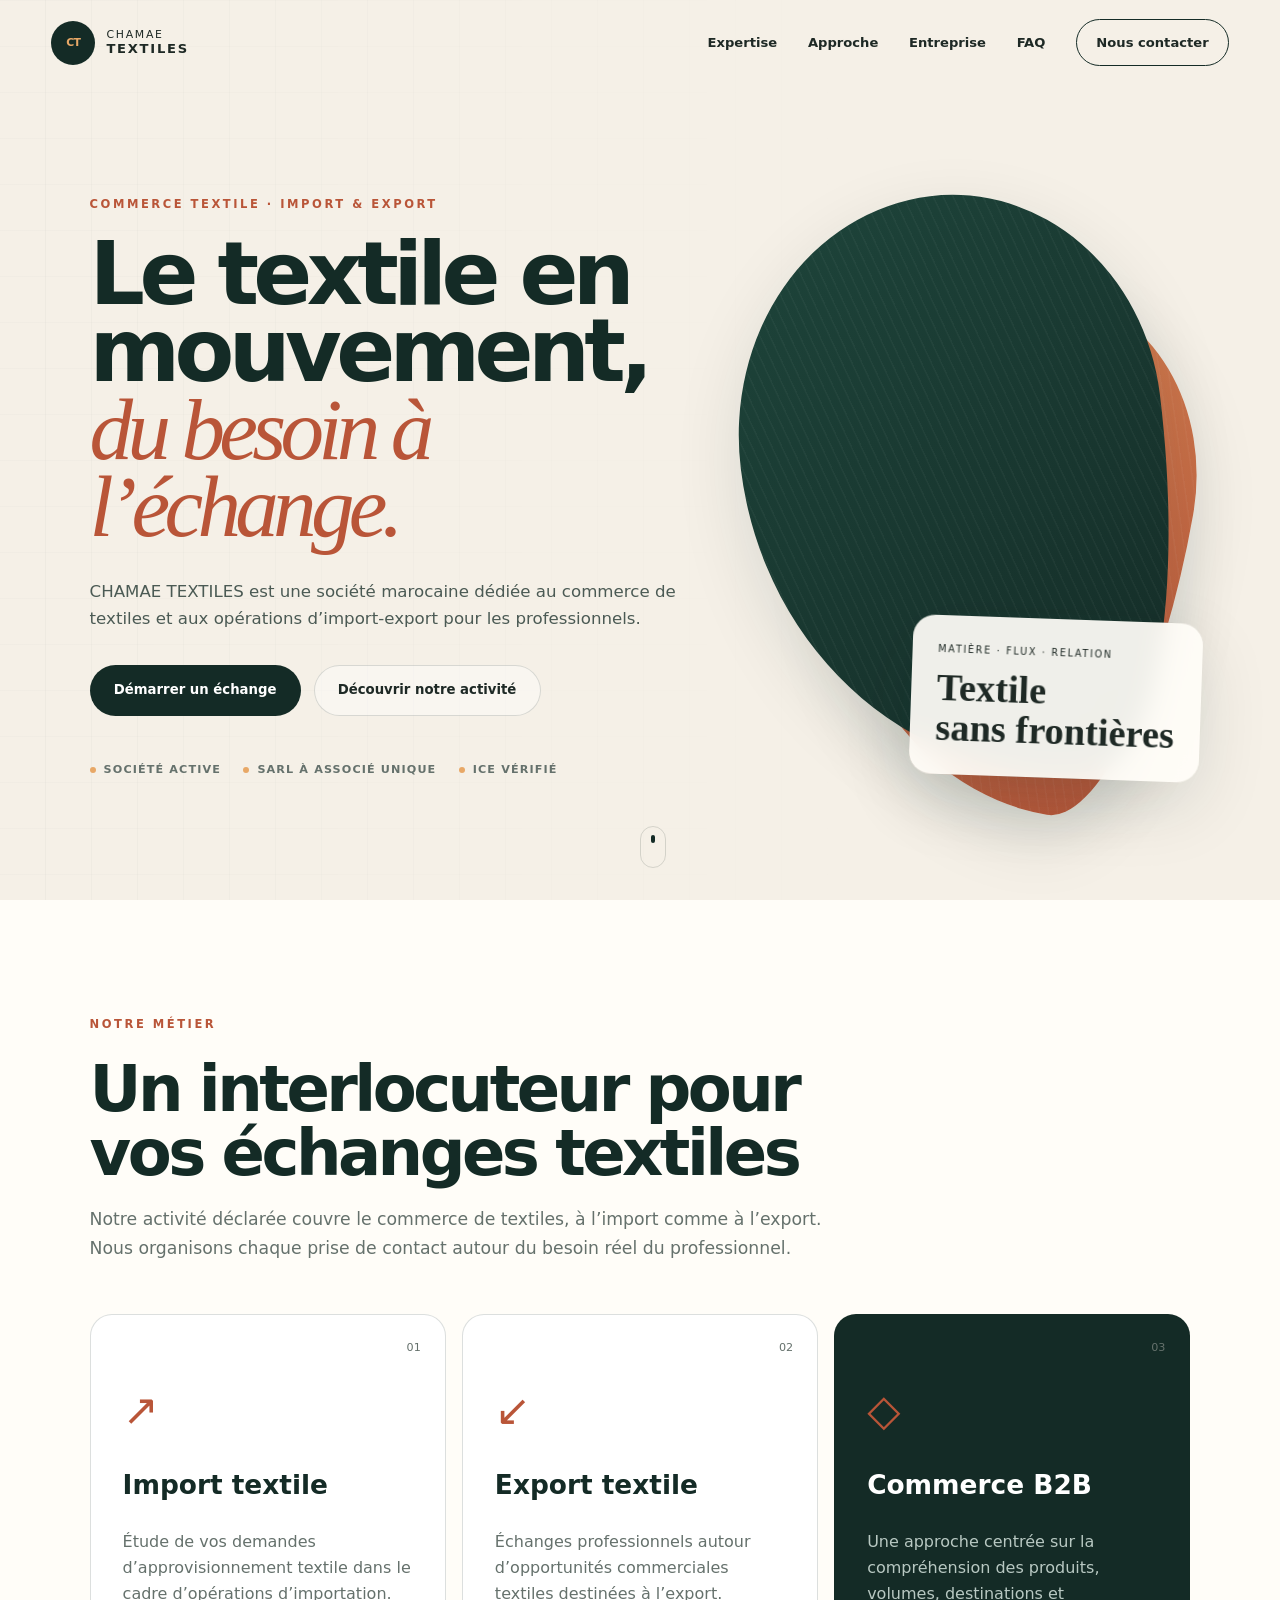
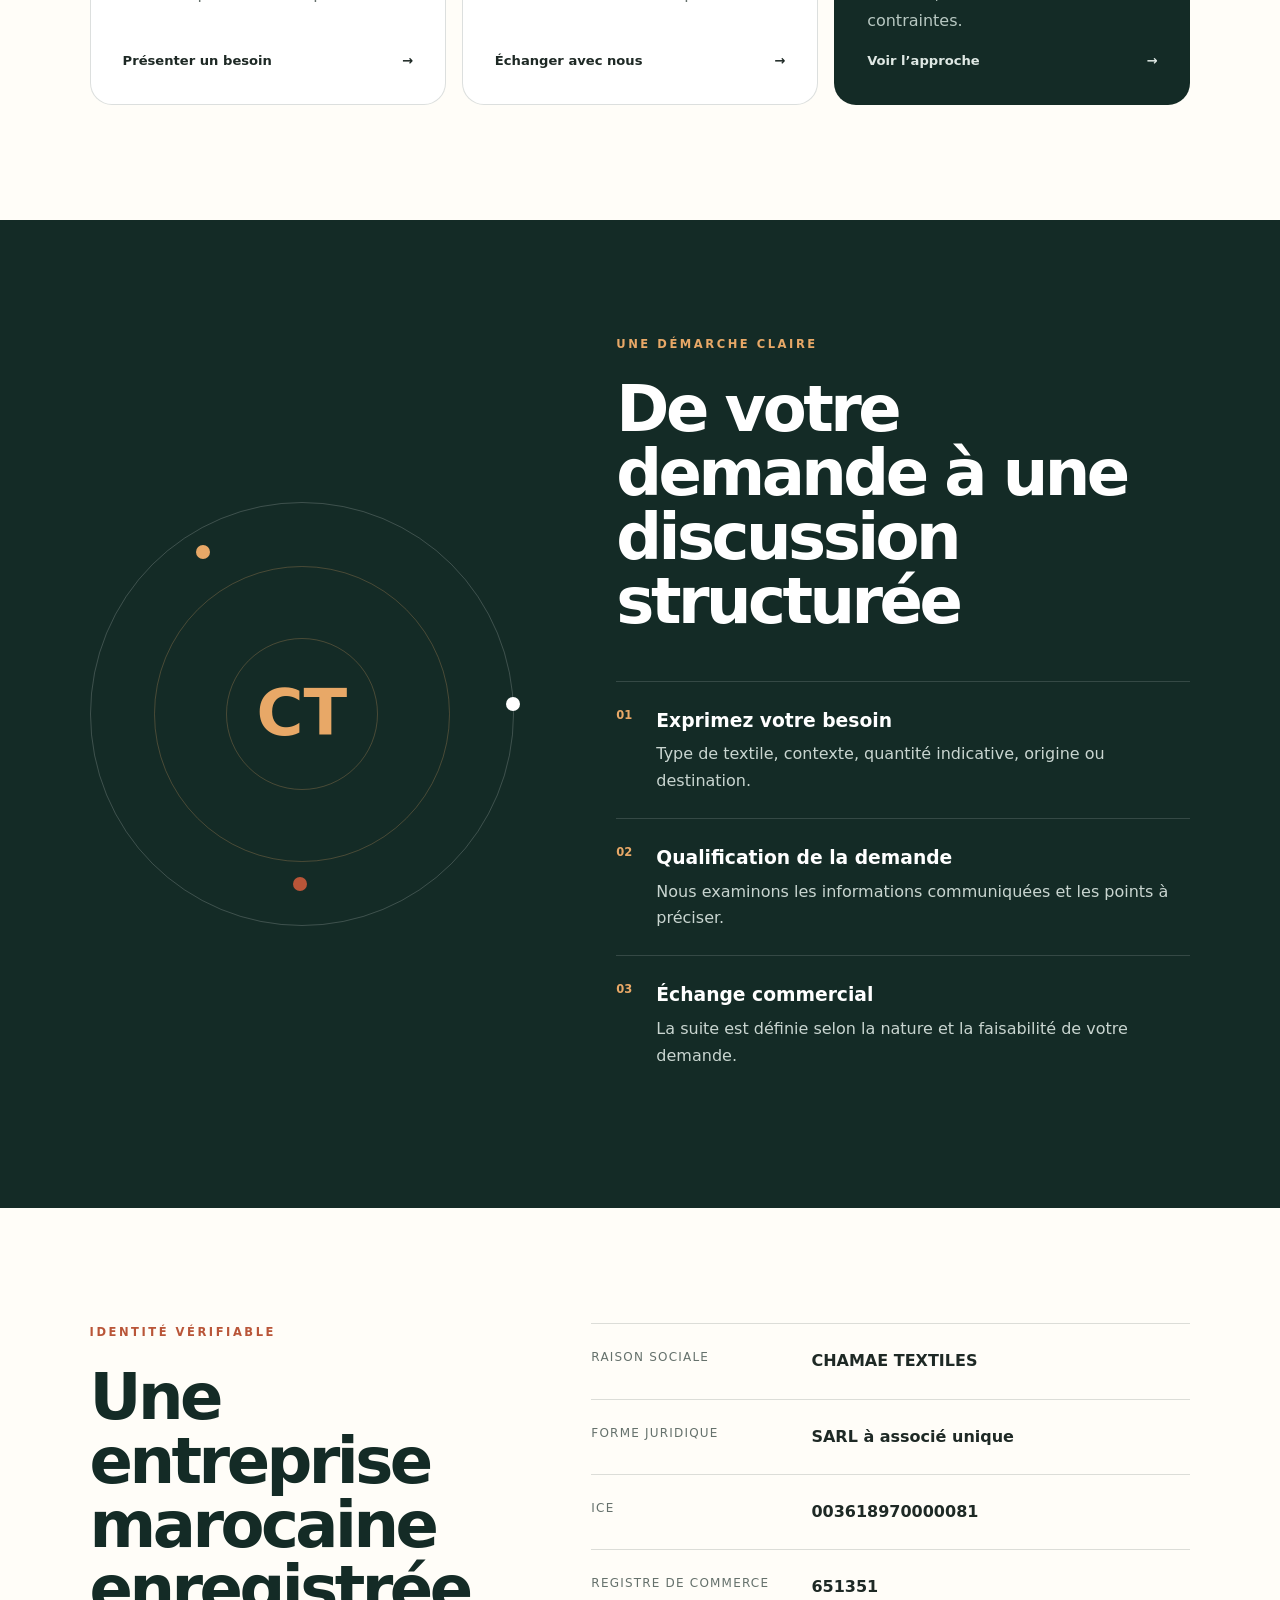
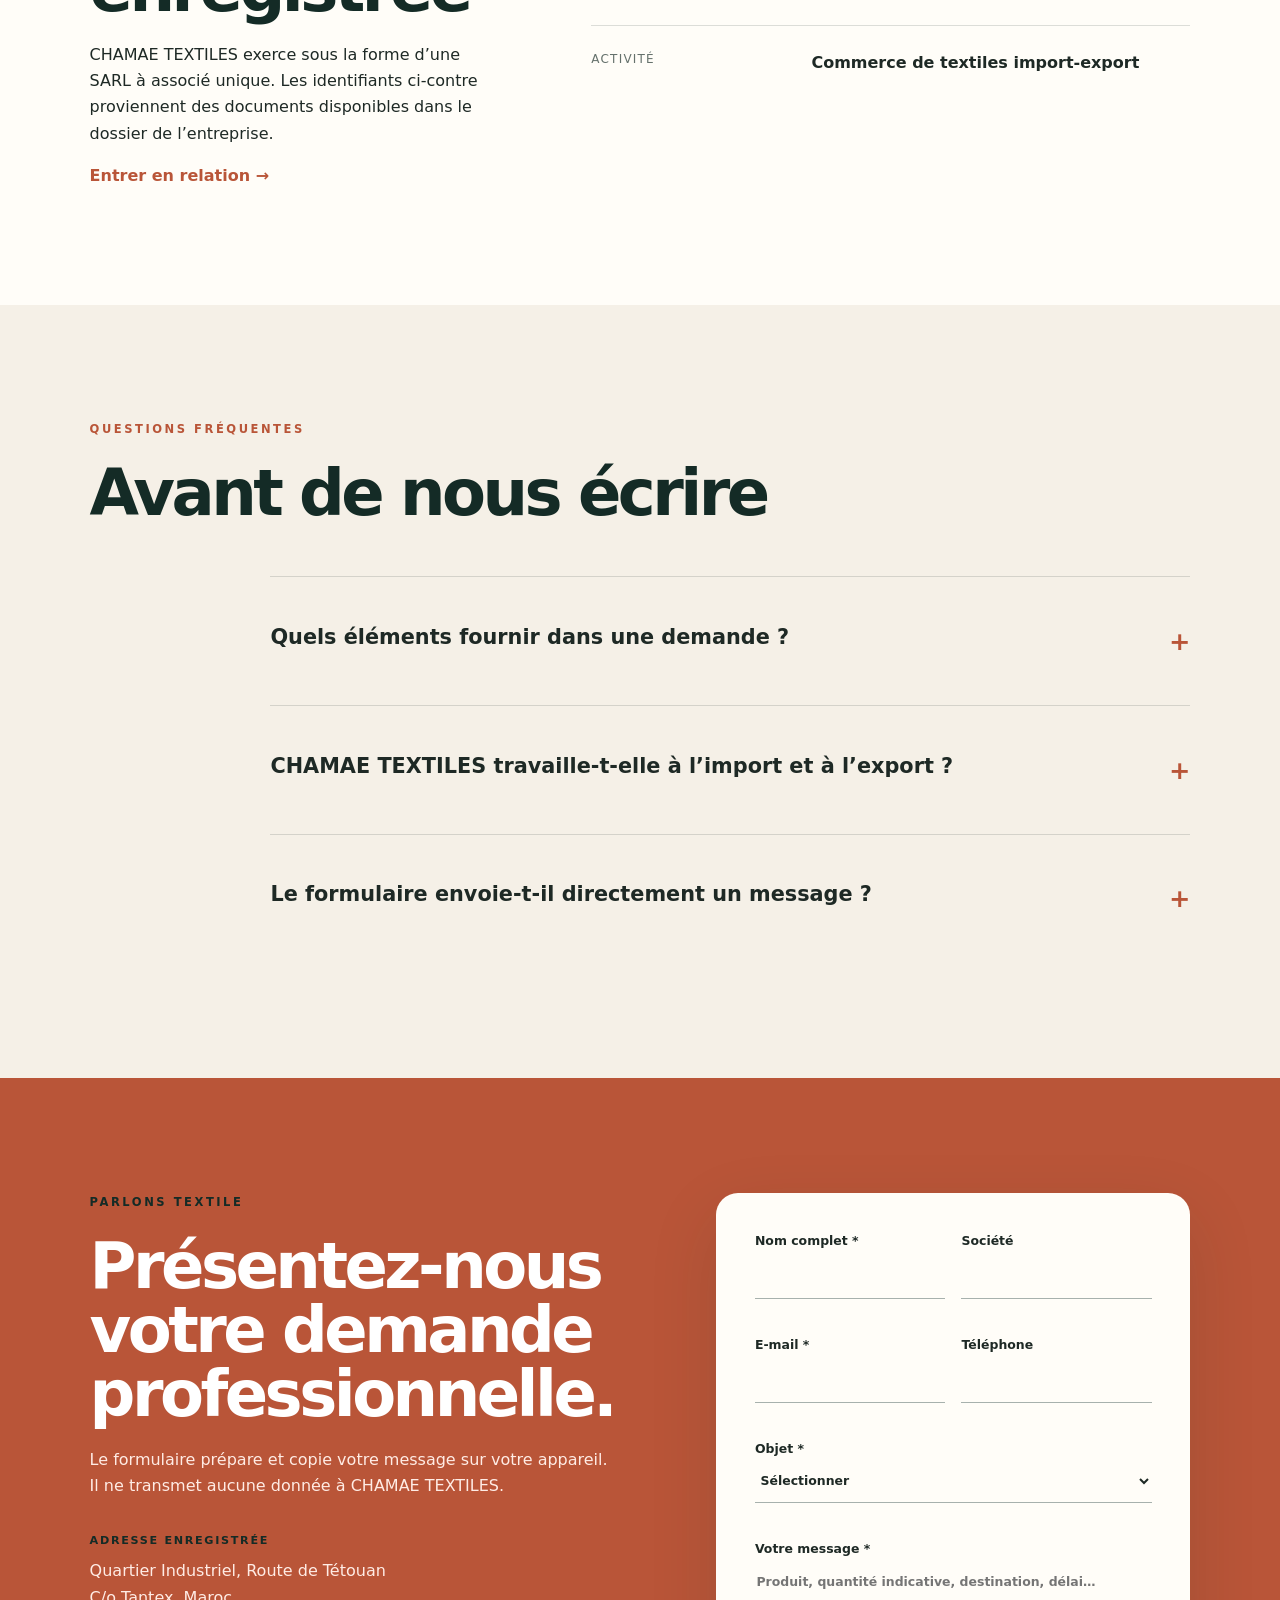
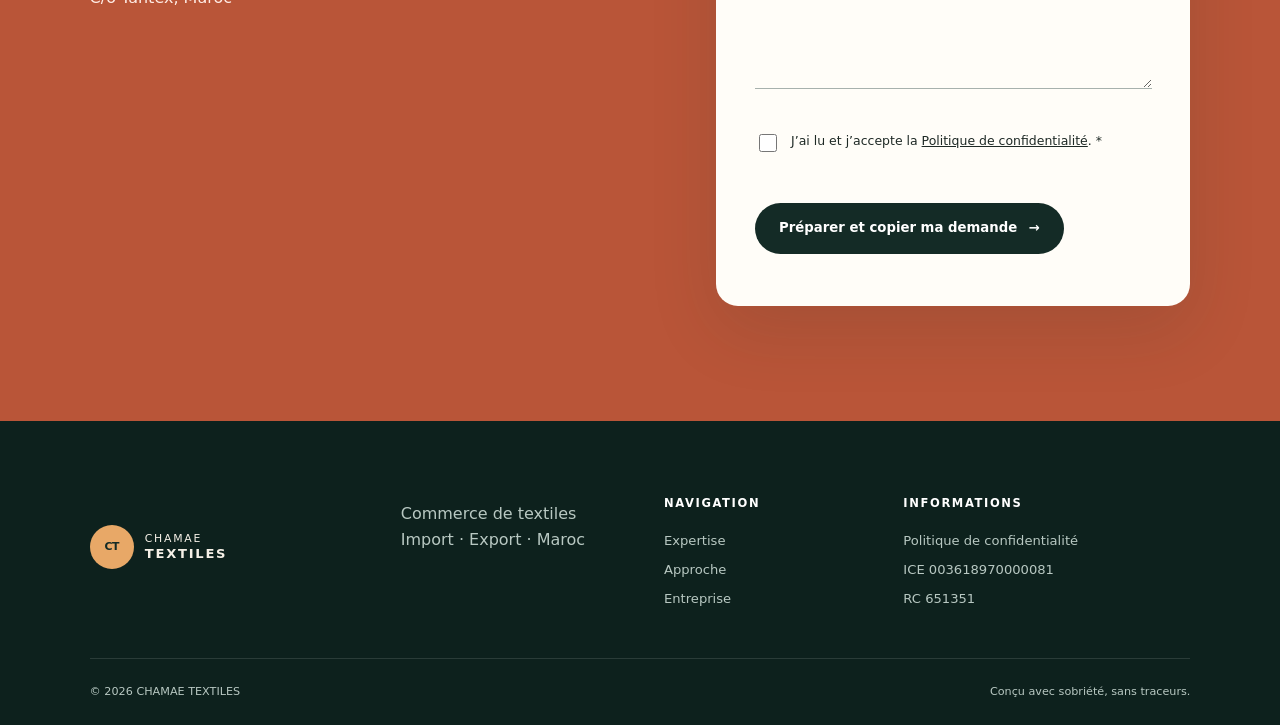
<file: index.html>
<!doctype html>
<html lang="fr">
<head>
  <meta charset="utf-8"><meta name="viewport" content="width=device-width,initial-scale=1">
  <title>CHAMAE TEXTILES — Commerce textile import-export au Maroc</title>
  <meta name="description" content="CHAMAE TEXTILES accompagne les professionnels dans leurs besoins en commerce de textiles et opérations d’import-export au Maroc.">
  <meta name="theme-color" content="#142b26"><meta property="og:title" content="CHAMAE TEXTILES"><meta property="og:description" content="Commerce de textiles import-export au Maroc."><meta name="google-site-verification" content="xOjFBYAq0ZNnnOADGIGwIMMMfaFQW30T2Jinxqacn88" /><meta property="og:type" content="website"><meta property="og:image" content="assets/images/og-placeholder.svg">
  <link rel="icon" href="assets/images/favicon.svg" type="image/svg+xml"><link rel="stylesheet" href="assets/css/style.css"><link rel="stylesheet" href="assets/css/animations.css"><link rel="stylesheet" href="assets/css/responsive.css">
  <script type="application/ld+json">{"@context":"https://schema.org","@type":"Organization","name":"CHAMAE TEXTILES","address":{"@type":"PostalAddress","streetAddress":"Quartier Industriel, Route de Tétouan, C/o Tantex","addressCountry":"MA"},"identifier":["ICE 003618970000081","RC 651351"]}</script>
</head>
<body>
  <a class="skip-link" href="#main">Aller au contenu</a><div class="loader" aria-hidden="true"><span>CT</span></div>
  <header class="site-header" id="header"><a class="brand" href="index.html" aria-label="CHAMAE TEXTILES, accueil"><span class="brand-mark">CT</span><span>CHAMAE<br><b>TEXTILES</b></span></a><button class="menu-toggle" aria-expanded="false" aria-controls="nav"><span></span><span></span><span></span><span class="sr-only">Menu</span></button><nav id="nav" aria-label="Navigation principale"><a href="#expertise">Expertise</a><a href="#approche">Approche</a><a href="#entreprise">Entreprise</a><a href="#faq">FAQ</a><a class="nav-cta" href="#contact">Nous contacter</a><a class="mobile-legal" href="privacy-policy.html">Confidentialité</a></nav></header>
  <main id="main">
    <section class="hero" aria-labelledby="hero-title"><div class="weave" aria-hidden="true"></div><div class="hero-copy"><p class="eyebrow reveal">Commerce textile · Import & export</p><h1 id="hero-title" class="title-reveal">Le textile en mouvement, <em>du besoin à l’échange.</em></h1><p class="lead reveal">CHAMAE TEXTILES est une société marocaine dédiée au commerce de textiles et aux opérations d’import-export pour les professionnels.</p><div class="hero-actions reveal"><a class="btn primary magnetic" href="#contact">Démarrer un échange</a><a class="btn ghost" href="#expertise">Découvrir notre activité</a></div><div class="trust-line reveal"><span>Société active</span><span>SARL à associé unique</span><span>ICE vérifié</span></div></div><div class="hero-art" aria-hidden="true"><div class="fabric fabric-a"></div><div class="fabric fabric-b"></div><div class="fabric-card"><small>MATIÈRE · FLUX · RELATION</small><strong>Textile<br>sans frontières</strong></div></div><a class="scroll-cue" href="#expertise" aria-label="Faire défiler vers l’expertise"><span></span></a></section>
    <section class="section intro" id="expertise"><div class="section-head reveal"><p class="eyebrow">Notre métier</p><h2>Un interlocuteur pour vos échanges textiles</h2><p>Notre activité déclarée couvre le commerce de textiles, à l’import comme à l’export. Nous organisons chaque prise de contact autour du besoin réel du professionnel.</p></div><div class="cards"><article class="service-card reveal"><span class="card-no">01</span><div class="icon" aria-hidden="true">↗</div><h3>Import textile</h3><p>Étude de vos demandes d’approvisionnement textile dans le cadre d’opérations d’importation.</p><a href="#contact">Présenter un besoin <span>→</span></a></article><article class="service-card reveal"><span class="card-no">02</span><div class="icon" aria-hidden="true">↙</div><h3>Export textile</h3><p>Échanges professionnels autour d’opportunités commerciales textiles destinées à l’export.</p><a href="#contact">Échanger avec nous <span>→</span></a></article><article class="service-card dark reveal"><span class="card-no">03</span><div class="icon" aria-hidden="true">◇</div><h3>Commerce B2B</h3><p>Une approche centrée sur la compréhension des produits, volumes, destinations et contraintes.</p><a href="#approche">Voir l’approche <span>→</span></a></article></div></section>
    <section class="section process" id="approche"><div class="process-visual reveal"><div class="thread-orbit"><span></span><span></span><span></span><b>CT</b></div></div><div class="process-copy"><p class="eyebrow reveal">Une démarche claire</p><h2 class="reveal">De votre demande à une discussion structurée</h2><ol><li class="reveal"><b>01</b><div><h3>Exprimez votre besoin</h3><p>Type de textile, contexte, quantité indicative, origine ou destination.</p></div></li><li class="reveal"><b>02</b><div><h3>Qualification de la demande</h3><p>Nous examinons les informations communiquées et les points à préciser.</p></div></li><li class="reveal"><b>03</b><div><h3>Échange commercial</h3><p>La suite est définie selon la nature et la faisabilité de votre demande.</p></div></li></ol></div></section>
    <section class="section identity" id="entreprise"><div class="identity-copy reveal"><p class="eyebrow">Identité vérifiable</p><h2>Une entreprise marocaine enregistrée</h2><p>CHAMAE TEXTILES exerce sous la forme d’une SARL à associé unique. Les identifiants ci-contre proviennent des documents disponibles dans le dossier de l’entreprise.</p><a class="text-link" href="#contact">Entrer en relation →</a></div><dl class="facts reveal"><div><dt>Raison sociale</dt><dd>CHAMAE TEXTILES</dd></div><div><dt>Forme juridique</dt><dd>SARL à associé unique</dd></div><div><dt>ICE</dt><dd>003618970000081</dd></div><div><dt>Registre de commerce</dt><dd>651351</dd></div><div><dt>Activité</dt><dd>Commerce de textiles import-export</dd></div></dl></section>
    <section class="section faq" id="faq"><div class="section-head reveal"><p class="eyebrow">Questions fréquentes</p><h2>Avant de nous écrire</h2></div><div class="accordion"><article class="reveal"><h3><button aria-expanded="false"><span>Quels éléments fournir dans une demande ?</span><i>+</i></button></h3><div class="answer"><p>Décrivez le type de textile recherché, l’usage, la quantité indicative, la provenance ou destination et vos contraintes principales.</p></div></article><article class="reveal"><h3><button aria-expanded="false"><span>CHAMAE TEXTILES travaille-t-elle à l’import et à l’export ?</span><i>+</i></button></h3><div class="answer"><p>Oui. L’activité officielle de la société est le commerce de textiles import-export.</p></div></article><article class="reveal"><h3><button aria-expanded="false"><span>Le formulaire envoie-t-il directement un message ?</span><i>+</i></button></h3><div class="answer"><p>Non. Aucun serveur de messagerie n’est configuré. Après validation, vous pourrez copier votre demande afin de la transmettre par le canal commercial qui vous sera communiqué.</p></div></article></div></section>
    <section class="section contact" id="contact"><div class="contact-copy reveal"><p class="eyebrow">Parlons textile</p><h2>Présentez-nous votre demande professionnelle.</h2><p>Le formulaire prépare et copie votre message sur votre appareil. Il ne transmet aucune donnée à CHAMAE TEXTILES.</p><address><span>Adresse enregistrée</span>Quartier Industriel, Route de Tétouan<br>C/o Tantex, Maroc</address></div><form id="contact-form" novalidate class="reveal"><div class="form-row"><label>Nom complet *<input name="name" autocomplete="name" required minlength="2"><small class="error"></small></label><label>Société<input name="company" autocomplete="organization"></label></div><div class="form-row"><label>E-mail *<input type="email" name="email" autocomplete="email" required><small class="error"></small></label><label>Téléphone<input type="tel" name="phone" autocomplete="tel" pattern="[+0-9 ()-]{7,20}"><small class="error"></small></label></div><label>Objet *<select name="subject" required><option value="">Sélectionner</option><option>Demande import textile</option><option>Demande export textile</option><option>Proposition commerciale</option><option>Autre demande</option></select><small class="error"></small></label><label>Votre message *<textarea name="message" rows="5" required minlength="20" placeholder="Produit, quantité indicative, destination, délai…"></textarea><small class="error"></small></label><label class="consent"><input type="checkbox" name="consent" required><span>J’ai lu et j’accepte la <a href="privacy-policy.html">Politique de confidentialité</a>. *</span><small class="error"></small></label><button class="btn primary" type="submit">Préparer et copier ma demande <span>→</span></button><p id="form-status" role="status" aria-live="polite"></p></form></section>
  </main>
  <footer><div class="footer-main"><a class="brand light" href="index.html"><span class="brand-mark">CT</span><span>CHAMAE<br><b>TEXTILES</b></span></a><p>Commerce de textiles<br>Import · Export · Maroc</p><div><h2>Navigation</h2><a href="#expertise">Expertise</a><a href="#approche">Approche</a><a href="#entreprise">Entreprise</a></div><div><h2>Informations</h2><a href="privacy-policy.html">Politique de confidentialité</a><span>ICE 003618970000081</span><span>RC 651351</span></div></div><div class="footer-bottom"><span>© <span data-year></span> CHAMAE TEXTILES</span><span>Conçu avec sobriété, sans traceurs.</span></div></footer><button class="back-top" aria-label="Retour en haut">↑</button>
  <script src="assets/js/main.js" defer></script><script src="assets/js/animations.js" defer></script>
</body></html>
</file>
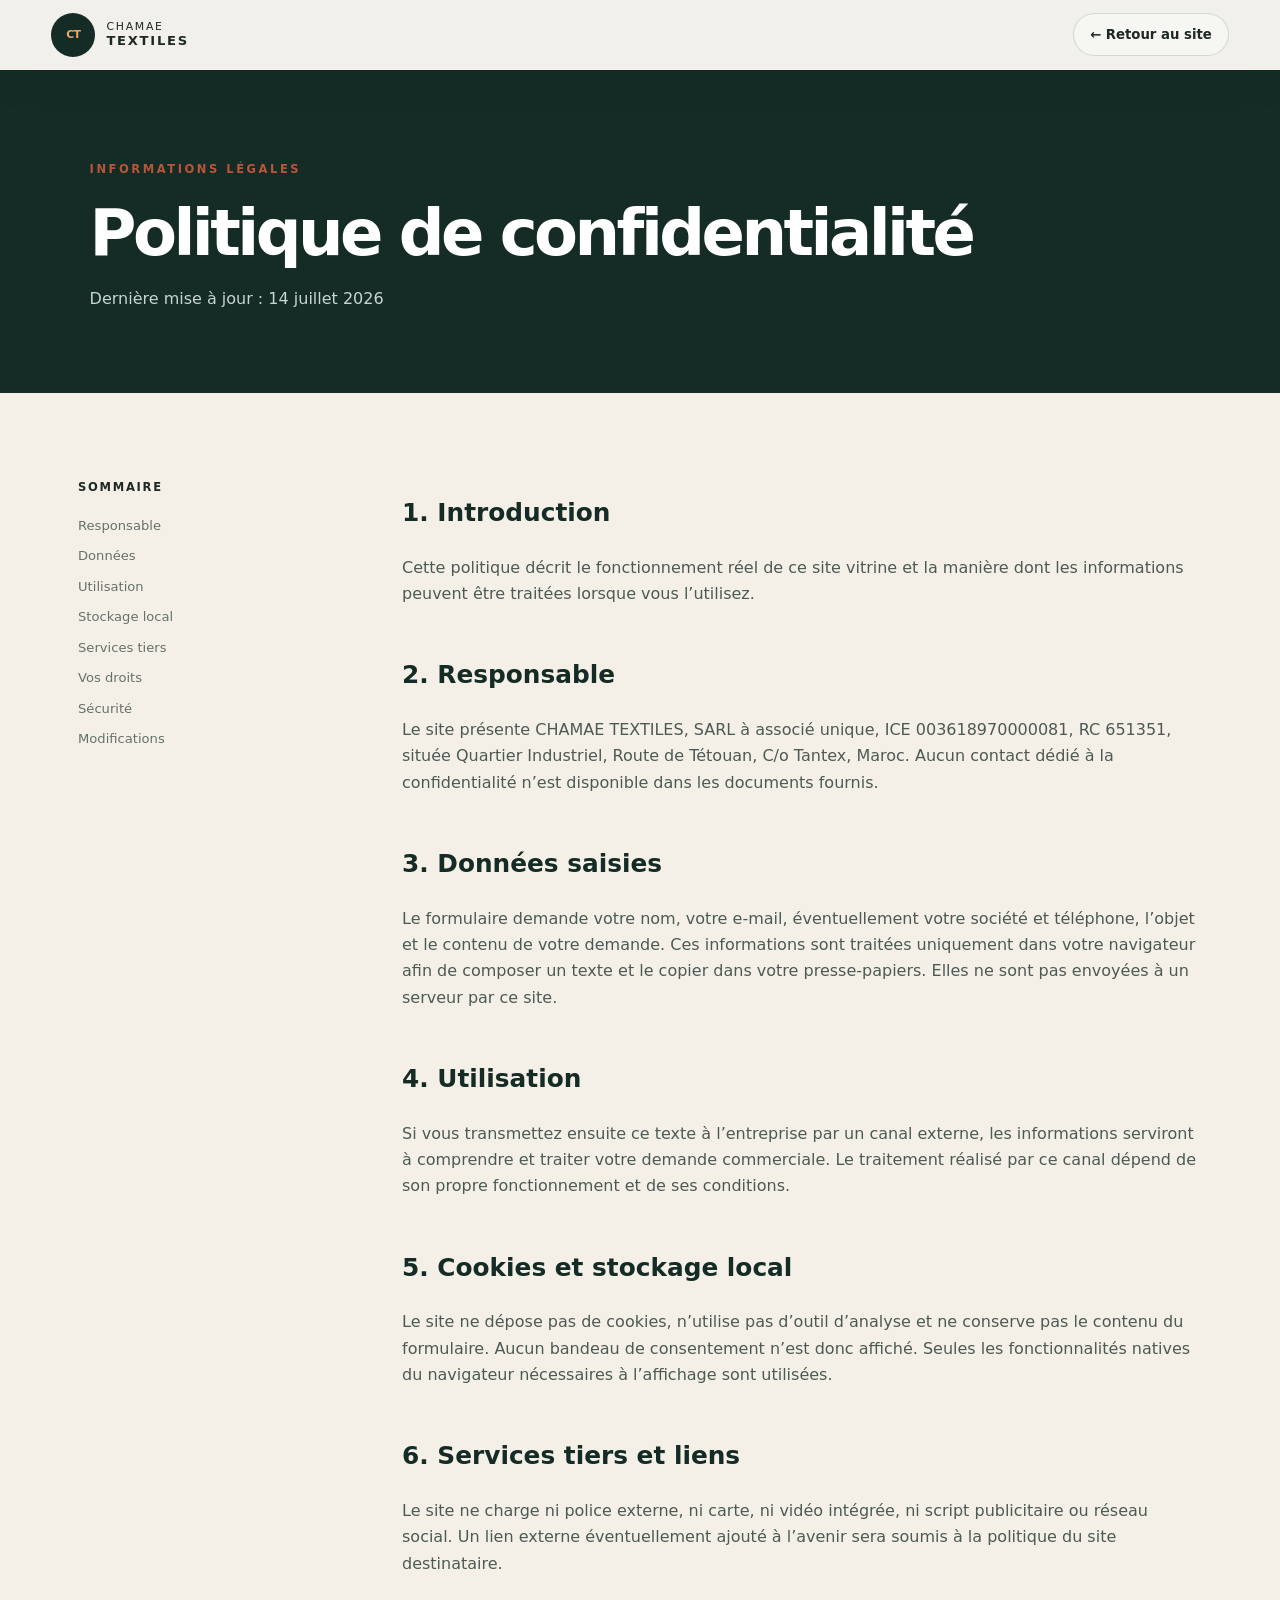
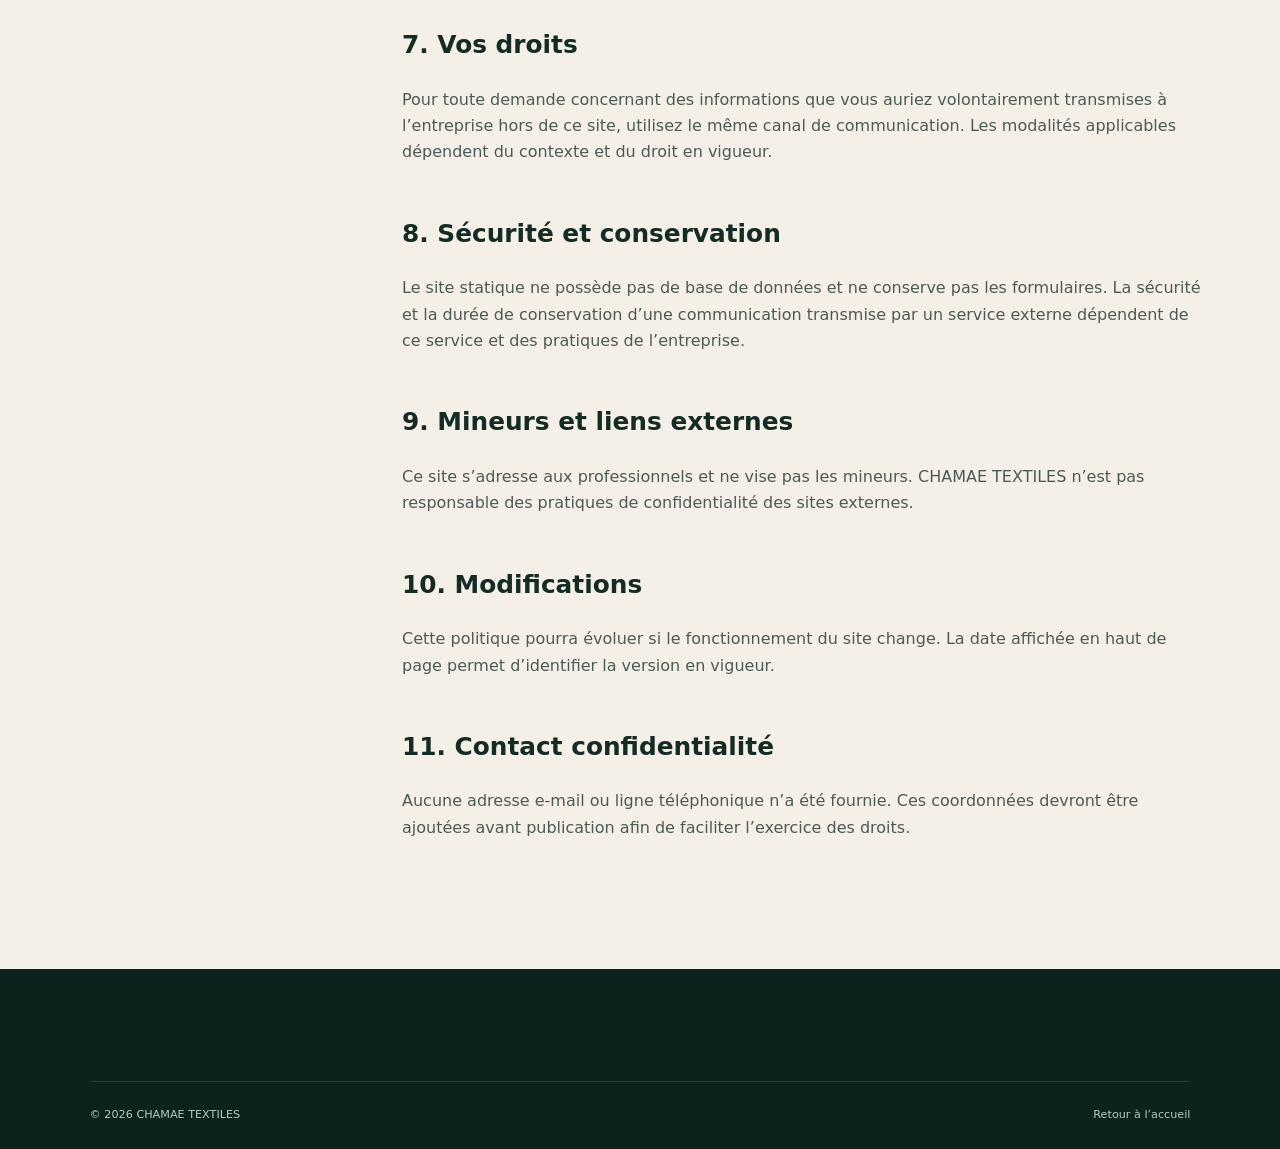
<file: privacy-policy.html>
<!doctype html><html lang="fr"><head><meta charset="utf-8"><meta name="viewport" content="width=device-width,initial-scale=1"><title>Politique de confidentialité — CHAMAE TEXTILES</title><meta name="description" content="Découvrez comment le site CHAMAE TEXTILES traite les données et protège votre vie privée."><meta name="theme-color" content="#142b26"><link rel="icon" href="assets/images/favicon.svg" type="image/svg+xml"><link rel="stylesheet" href="assets/css/style.css"><link rel="stylesheet" href="assets/css/animations.css"><link rel="stylesheet" href="assets/css/responsive.css"></head><body class="legal-page"><a class="skip-link" href="#main">Aller au contenu</a><header class="site-header solid"><a class="brand" href="index.html"><span class="brand-mark">CT</span><span>CHAMAE<br><b>TEXTILES</b></span></a><a class="btn ghost small" href="index.html">← Retour au site</a></header><main id="main"><section class="legal-hero"><p class="eyebrow">Informations légales</p><h1>Politique de confidentialité</h1><p>Dernière mise à jour : 14 juillet 2026</p></section><div class="legal-layout"><aside><strong>Sommaire</strong><nav aria-label="Sommaire"><a href="#responsable">Responsable</a><a href="#donnees">Données</a><a href="#usage">Utilisation</a><a href="#stockage">Stockage local</a><a href="#tiers">Services tiers</a><a href="#droits">Vos droits</a><a href="#securite">Sécurité</a><a href="#modifications">Modifications</a></nav></aside><article class="legal-content"><section id="introduction"><h2>1. Introduction</h2><p>Cette politique décrit le fonctionnement réel de ce site vitrine et la manière dont les informations peuvent être traitées lorsque vous l’utilisez.</p></section><section id="responsable"><h2>2. Responsable</h2><p>Le site présente CHAMAE TEXTILES, SARL à associé unique, ICE 003618970000081, RC 651351, située Quartier Industriel, Route de Tétouan, C/o Tantex, Maroc. Aucun contact dédié à la confidentialité n’est disponible dans les documents fournis.</p></section><section id="donnees"><h2>3. Données saisies</h2><p>Le formulaire demande votre nom, votre e-mail, éventuellement votre société et téléphone, l’objet et le contenu de votre demande. Ces informations sont traitées uniquement dans votre navigateur afin de composer un texte et le copier dans votre presse-papiers. Elles ne sont pas envoyées à un serveur par ce site.</p></section><section id="usage"><h2>4. Utilisation</h2><p>Si vous transmettez ensuite ce texte à l’entreprise par un canal externe, les informations serviront à comprendre et traiter votre demande commerciale. Le traitement réalisé par ce canal dépend de son propre fonctionnement et de ses conditions.</p></section><section id="stockage"><h2>5. Cookies et stockage local</h2><p>Le site ne dépose pas de cookies, n’utilise pas d’outil d’analyse et ne conserve pas le contenu du formulaire. Aucun bandeau de consentement n’est donc affiché. Seules les fonctionnalités natives du navigateur nécessaires à l’affichage sont utilisées.</p></section><section id="tiers"><h2>6. Services tiers et liens</h2><p>Le site ne charge ni police externe, ni carte, ni vidéo intégrée, ni script publicitaire ou réseau social. Un lien externe éventuellement ajouté à l’avenir sera soumis à la politique du site destinataire.</p></section><section id="droits"><h2>7. Vos droits</h2><p>Pour toute demande concernant des informations que vous auriez volontairement transmises à l’entreprise hors de ce site, utilisez le même canal de communication. Les modalités applicables dépendent du contexte et du droit en vigueur.</p></section><section id="securite"><h2>8. Sécurité et conservation</h2><p>Le site statique ne possède pas de base de données et ne conserve pas les formulaires. La sécurité et la durée de conservation d’une communication transmise par un service externe dépendent de ce service et des pratiques de l’entreprise.</p></section><section><h2>9. Mineurs et liens externes</h2><p>Ce site s’adresse aux professionnels et ne vise pas les mineurs. CHAMAE TEXTILES n’est pas responsable des pratiques de confidentialité des sites externes.</p></section><section id="modifications"><h2>10. Modifications</h2><p>Cette politique pourra évoluer si le fonctionnement du site change. La date affichée en haut de page permet d’identifier la version en vigueur.</p></section><section><h2>11. Contact confidentialité</h2><p>Aucune adresse e-mail ou ligne téléphonique n’a été fournie. Ces coordonnées devront être ajoutées avant publication afin de faciliter l’exercice des droits.</p></section></article></div></main><footer><div class="footer-bottom"><span>© <span data-year></span> CHAMAE TEXTILES</span><a href="index.html">Retour à l’accueil</a></div></footer><button class="back-top" aria-label="Retour en haut">↑</button><script src="assets/js/main.js" defer></script><script src="assets/js/animations.js" defer></script></body></html>
</file>
<file: assets/css/style.css>
:root{--ink:#142b26;--ink-2:#1e453b;--cream:#f5f0e7;--paper:#fffdf8;--accent:#e8a867;--rust:#b95538;--text:#1e2925;--muted:#65716c;--line:rgba(20,43,38,.15);--shadow:0 24px 70px rgba(20,43,38,.12);--r-sm:10px;--r-md:22px;--r-lg:38px;--section:clamp(5rem,9vw,9rem);--ease:cubic-bezier(.2,.8,.2,1)}
*{box-sizing:border-box}html{scroll-behavior:smooth;scroll-padding-top:100px}body{margin:0;background:var(--paper);color:var(--text);font-family:Inter,ui-sans-serif,system-ui,-apple-system,"Segoe UI",sans-serif;line-height:1.65;overflow-x:hidden}body.menu-open{overflow:hidden}a{color:inherit;text-decoration:none}button,input,select,textarea{font:inherit}button{color:inherit}img{display:block;max-width:100%}.sr-only{position:absolute;width:1px;height:1px;padding:0;margin:-1px;overflow:hidden;clip:rect(0,0,0,0);white-space:nowrap;border:0}.skip-link{position:fixed;top:8px;left:8px;background:var(--accent);padding:.8rem 1rem;z-index:9999;transform:translateY(-150%)}.skip-link:focus{transform:none}:focus-visible{outline:3px solid var(--accent);outline-offset:4px}.loader{position:fixed;inset:0;background:var(--ink);z-index:9998;display:grid;place-items:center;transition:opacity .5s,visibility .5s}.loader span{display:grid;place-items:center;width:76px;height:76px;border:1px solid rgba(255,255,255,.25);border-radius:50%;color:var(--accent);font-weight:800;letter-spacing:.1em}.loaded .loader{opacity:0;visibility:hidden}.site-header{position:fixed;z-index:1000;top:0;left:0;width:100%;display:flex;align-items:center;justify-content:space-between;padding:1.2rem clamp(1.2rem,4vw,5rem);transition:.35s var(--ease)}.site-header.scrolled,.site-header.solid{background:rgba(255,253,248,.94);box-shadow:0 8px 40px rgba(20,43,38,.08);backdrop-filter:blur(18px);padding-top:.8rem;padding-bottom:.8rem}.brand{display:inline-flex;align-items:center;gap:.7rem;font-size:.68rem;letter-spacing:.16em;line-height:1.25;font-weight:500}.brand b{font-size:.82rem}.brand-mark{width:44px;height:44px;display:grid;place-items:center;border-radius:50%;background:var(--ink);color:var(--accent);font-weight:800;letter-spacing:-.06em}.brand.light{color:var(--cream)}.brand.light .brand-mark{background:var(--accent);color:var(--ink)}nav{display:flex;align-items:center;gap:clamp(1.2rem,2.4vw,2.7rem)}nav a{font-size:.82rem;font-weight:650;position:relative}nav a:not(.nav-cta):after{content:"";position:absolute;left:0;right:0;bottom:-8px;height:2px;background:var(--accent);transform:scaleX(0);transition:transform .25s}.site-header nav a:hover:after,.site-header nav a:focus-visible:after{transform:scaleX(1)}.nav-cta{border:1px solid var(--ink);border-radius:999px;padding:.72rem 1.2rem}.mobile-legal{display:none}.menu-toggle{display:none;background:none;border:0;width:48px;height:48px;padding:12px}.menu-toggle span:not(.sr-only){display:block;height:2px;background:var(--ink);margin:6px 0;transition:.3s}.hero{min-height:100svh;background:var(--cream);display:grid;grid-template-columns:minmax(0,1.08fr) minmax(340px,.92fr);align-items:center;position:relative;padding:clamp(8rem,12vw,11rem) clamp(1.3rem,7vw,8rem) 5rem;isolation:isolate}.weave{position:absolute;inset:0;z-index:-1;opacity:.32;background-image:linear-gradient(90deg,transparent 98%,rgba(20,43,38,.09) 98%),linear-gradient(0deg,transparent 98%,rgba(20,43,38,.06) 98%);background-size:46px 46px;mask-image:linear-gradient(90deg,#000,transparent 72%)}.hero-copy{max-width:780px}.eyebrow{font-size:.72rem;text-transform:uppercase;letter-spacing:.22em;font-weight:800;color:var(--rust);margin:0 0 1.4rem}.hero h1{font-size:clamp(3.3rem,6.8vw,7.9rem);line-height:.89;letter-spacing:-.065em;margin:0;max-width:1050px;color:var(--ink)}.hero h1 em{display:block;color:var(--rust);font-family:Georgia,serif;font-weight:400}.lead{font-size:clamp(1rem,1.3vw,1.22rem);max-width:650px;margin:2rem 0;color:#4b5a54}.hero-actions{display:flex;flex-wrap:wrap;gap:.8rem;margin-top:2rem}.btn{display:inline-flex;justify-content:center;align-items:center;gap:.7rem;min-height:50px;padding:.85rem 1.45rem;border-radius:999px;border:1px solid transparent;font-size:.83rem;font-weight:750;cursor:pointer;transition:transform .25s,background .25s,color .25s}.btn:hover{transform:translateY(-3px)}.btn.primary{background:var(--ink);color:white}.btn.primary:hover{background:var(--rust)}.btn.ghost{border-color:var(--line);background:rgba(255,255,255,.4)}.btn.small{min-height:42px;padding:.6rem 1rem}.trust-line{display:flex;gap:1.4rem;flex-wrap:wrap;margin-top:2.8rem;font-size:.7rem;text-transform:uppercase;letter-spacing:.1em;font-weight:700;color:var(--muted)}.trust-line span:before{content:"";display:inline-block;width:6px;height:6px;background:var(--accent);border-radius:50%;margin-right:.5rem}.hero-art{position:relative;height:min(72vh,730px);min-height:470px}.fabric{position:absolute;inset:5% 4% 4% 12%;border-radius:52% 48% 26% 74%/42% 38% 62% 58%;background:linear-gradient(145deg,var(--ink-2),var(--ink));box-shadow:var(--shadow);transform:rotate(-7deg);overflow:hidden}.fabric:after{content:"";position:absolute;inset:0;background:repeating-linear-gradient(72deg,transparent 0 7px,rgba(255,255,255,.035) 8px 9px)}.fabric-b{inset:19% 1% 1% 29%;background:linear-gradient(145deg,#d68554,var(--rust));transform:rotate(10deg);z-index:-1}.fabric-card{position:absolute;right:-2%;bottom:5%;background:rgba(255,253,248,.93);backdrop-filter:blur(12px);padding:1.6rem;border-radius:var(--r-md);box-shadow:var(--shadow);transform:rotate(2deg)}.fabric-card small{display:block;font-size:.6rem;letter-spacing:.18em;margin-bottom:.7rem}.fabric-card strong{font-family:Georgia,serif;font-size:clamp(1.6rem,3vw,2.7rem);line-height:1}.scroll-cue{position:absolute;bottom:2rem;left:50%;width:26px;height:42px;border:1px solid var(--line);border-radius:20px}.scroll-cue span{position:absolute;width:4px;height:8px;background:var(--ink);border-radius:4px;left:10px;top:8px}.section{padding:var(--section) clamp(1.3rem,7vw,8rem)}.section-head{max-width:760px;margin-bottom:3.2rem}.section h2,.legal-hero h1{font-size:clamp(2.5rem,5vw,5.3rem);line-height:1;letter-spacing:-.055em;color:var(--ink);margin:.3rem 0 1.3rem}.section-head>p:last-child{font-size:1.08rem;color:var(--muted)}.cards{display:grid;grid-template-columns:repeat(3,1fr);gap:1rem}.service-card{position:relative;min-height:380px;padding:2rem;border:1px solid var(--line);border-radius:var(--r-md);background:white;display:flex;flex-direction:column;transition:transform .4s var(--ease),box-shadow .4s}.service-card:hover{transform:translateY(-10px);box-shadow:var(--shadow)}.service-card.dark{background:var(--ink);color:#dfe8e4}.card-no{position:absolute;right:1.5rem;top:1.5rem;color:var(--muted);font-size:.7rem}.icon{font-size:2.7rem;color:var(--rust);margin-top:1.8rem}.service-card h3{font-size:1.65rem;color:var(--ink);margin:1rem 0 .4rem}.service-card.dark h3{color:white}.service-card p{color:var(--muted)}.service-card.dark p{color:#b8c8c2}.service-card a{margin-top:auto;font-weight:750;font-size:.82rem}.service-card a span{float:right}.process{background:var(--ink);color:#c9d5d0;display:grid;grid-template-columns:.85fr 1.15fr;gap:8vw;align-items:center}.process h2{color:white}.process .eyebrow{color:var(--accent)}.process ol{list-style:none;padding:0;margin:3rem 0 0}.process li{display:flex;gap:1.5rem;border-top:1px solid rgba(255,255,255,.14);padding:1.5rem 0}.process li>b{color:var(--accent);font-size:.72rem}.process li h3{color:white;margin:0}.process li p{margin:.3rem 0 0}.thread-orbit{aspect-ratio:1;max-width:480px;border:1px solid rgba(255,255,255,.18);border-radius:50%;position:relative;display:grid;place-items:center;margin:auto}.thread-orbit:before,.thread-orbit:after{content:"";position:absolute;border:1px solid rgba(232,168,103,.25);border-radius:50%;inset:15%}.thread-orbit:after{inset:32%}.thread-orbit b{font-size:4rem;color:var(--accent)}.thread-orbit span{position:absolute;width:14px;height:14px;border-radius:50%;background:var(--accent);top:10%;left:25%}.thread-orbit span:nth-child(2){top:auto;bottom:8%;left:48%;background:var(--rust)}.thread-orbit span:nth-child(3){top:46%;left:auto;right:-7px;background:white}.identity{display:grid;grid-template-columns:.8fr 1.2fr;gap:8vw}.identity-copy{position:sticky;top:140px;align-self:start}.text-link{font-weight:800;color:var(--rust)}.facts{margin:0}.facts div{display:grid;grid-template-columns:.7fr 1.3fr;border-top:1px solid var(--line);padding:1.5rem 0;gap:1rem}.facts dt{font-size:.75rem;text-transform:uppercase;letter-spacing:.1em;color:var(--muted)}.facts dd{margin:0;font-weight:700}.faq{background:var(--cream)}.accordion{max-width:920px;margin-left:auto}.accordion article{border-top:1px solid var(--line)}.accordion button{width:100%;text-align:left;background:none;border:0;display:flex;justify-content:space-between;gap:2rem;padding:1.5rem 0;font-size:clamp(1rem,1.8vw,1.3rem);font-weight:700;cursor:pointer}.accordion button i{font-style:normal;color:var(--rust);font-size:1.6rem;transition:transform .3s}.accordion button[aria-expanded=true] i{transform:rotate(45deg)}.answer{display:grid;grid-template-rows:0fr;transition:grid-template-rows .35s}.answer p{overflow:hidden;margin:0;max-width:730px;color:var(--muted)}.accordion button[aria-expanded=true]+.answer{grid-template-rows:1fr}.accordion button[aria-expanded=true]+.answer p{padding-bottom:1.5rem}.contact{background:var(--rust);color:#ffece5;display:grid;grid-template-columns:.85fr 1.15fr;gap:8vw}.contact h2{color:white}.contact .eyebrow{color:var(--ink)}address{font-style:normal;margin-top:2rem}address span{display:block;font-size:.7rem;text-transform:uppercase;letter-spacing:.15em;font-weight:800;color:var(--ink);margin-bottom:.5rem}form{background:var(--paper);padding:clamp(1.3rem,3vw,2.5rem);color:var(--text);border-radius:var(--r-md);box-shadow:var(--shadow)}.form-row{display:grid;grid-template-columns:1fr 1fr;gap:1rem}label{display:block;font-size:.78rem;font-weight:750;margin-bottom:1rem}input,select,textarea{width:100%;border:0;border-bottom:1px solid #a7b1ad;background:transparent;border-radius:0;padding:.8rem .1rem;color:var(--text);outline:none}textarea{resize:vertical}input:focus,select:focus,textarea:focus{border-color:var(--rust);box-shadow:0 2px 0 var(--rust)}.consent{display:grid;grid-template-columns:auto 1fr;align-items:start;gap:.7rem;font-weight:500}.consent input{width:18px;height:18px;accent-color:var(--rust)}.consent a{text-decoration:underline}.error{display:block;color:#9e2e22;min-height:1rem;margin-top:.25rem}.invalid{border-color:#9e2e22}#form-status{font-size:.85rem;font-weight:650;margin-bottom:0}footer{background:#0d211d;color:#b8c8c2;padding:4rem clamp(1.3rem,7vw,8rem) 1.5rem}.footer-main{display:grid;grid-template-columns:1.1fr .9fr .8fr 1.2fr;gap:3rem}.footer-main h2{color:white;font-size:.72rem;text-transform:uppercase;letter-spacing:.14em}.footer-main div{display:flex;flex-direction:column;gap:.45rem;font-size:.82rem}.footer-bottom{display:flex;justify-content:space-between;border-top:1px solid rgba(255,255,255,.12);padding-top:1.5rem;margin-top:3rem;font-size:.7rem}.back-top{position:fixed;z-index:900;right:1.2rem;bottom:1.2rem;width:46px;height:46px;border:0;border-radius:50%;background:var(--accent);color:var(--ink);font-weight:900;box-shadow:var(--shadow);opacity:0;transform:translateY(15px);pointer-events:none;transition:.3s}.back-top.visible{opacity:1;transform:none;pointer-events:auto}.legal-page{background:var(--cream)}.legal-hero{padding:10rem clamp(1.3rem,7vw,8rem) 4rem;background:var(--ink);color:#c8d5d0}.legal-hero h1{color:white}.legal-layout{display:grid;grid-template-columns:260px minmax(0,800px);justify-content:center;gap:5vw;padding:5rem 1.3rem}.legal-layout aside{position:sticky;top:120px;height:max-content}.legal-layout aside strong{font-size:.72rem;text-transform:uppercase;letter-spacing:.15em}.legal-layout aside nav{display:flex;flex-direction:column;align-items:flex-start;gap:.55rem;margin-top:1rem}.legal-layout aside nav a{font-weight:500;color:var(--muted)}.legal-content section{scroll-margin-top:110px;margin-bottom:3rem}.legal-content h2{font-size:1.55rem;color:var(--ink)}.legal-content p{color:#4c5a55}.error-page{background:var(--ink);color:#d5e1dc;min-height:100vh;display:grid;place-items:center;text-align:center;overflow:hidden}.error-page main{position:relative;padding:2rem}.error-page .brand{position:fixed;top:2rem;left:2rem}.error-code{font-size:clamp(7rem,25vw,20rem);line-height:.7;margin:2rem 0;color:var(--accent);font-weight:900;letter-spacing:-.1em}.error-page h1{font-size:clamp(2rem,5vw,4rem);color:white;margin:.3rem}.error-page .btn{background:var(--accent);color:var(--ink);margin-top:1rem}
@media print{.site-header,footer,.back-top,.legal-layout aside{display:none!important}.legal-hero{padding:1rem;background:white;color:black}.legal-hero h1{color:black}.legal-layout{display:block;padding:0}.legal-content section{break-inside:avoid}body{font-size:11pt;background:white;color:black}}
</file>
<file: assets/css/animations.css>
.reveal{opacity:0;transform:translateY(35px);transition:opacity .8s cubic-bezier(.2,.8,.2,1),transform .8s cubic-bezier(.2,.8,.2,1)}.reveal.in-view{opacity:1;transform:none}.cards .reveal:nth-child(2){transition-delay:.12s}.cards .reveal:nth-child(3){transition-delay:.24s}.title-reveal{opacity:0;transform:translateY(25px);transition:1s .2s cubic-bezier(.2,.8,.2,1)}.loaded .title-reveal{opacity:1;transform:none}.loaded .hero .reveal{opacity:1;transform:none}.hero .reveal:nth-child(3){transition-delay:.35s}.hero .reveal:nth-child(4){transition-delay:.5s}.hero .reveal:nth-child(5){transition-delay:.65s}.fabric{animation:float 6s ease-in-out infinite}.fabric-b{animation-delay:-3s}.thread-orbit{animation:spin 28s linear infinite}.thread-orbit b{animation:spin-reverse 28s linear infinite}.scroll-cue span{animation:scroll-dot 1.7s ease infinite}.error-code{animation:pulse 4s ease-in-out infinite}@keyframes float{50%{transform:rotate(-4deg) translateY(-14px)}}@keyframes spin{to{transform:rotate(360deg)}}@keyframes spin-reverse{to{transform:rotate(-360deg)}}@keyframes scroll-dot{0%{opacity:0;transform:translateY(0)}40%{opacity:1}100%{opacity:0;transform:translateY(17px)}}@keyframes pulse{50%{opacity:.65;transform:scale(.98)}}@media(prefers-reduced-motion:reduce){html{scroll-behavior:auto}*,*:before,*:after{animation-duration:.01ms!important;animation-iteration-count:1!important;transition-duration:.01ms!important}.reveal,.title-reveal{opacity:1;transform:none}}
</file>
<file: assets/css/responsive.css>
@media(max-width:980px){.site-header nav{position:fixed;inset:0;background:var(--cream);z-index:-1;display:flex;flex-direction:column;justify-content:center;gap:1.8rem;opacity:0;visibility:hidden;transform:translateY(-20px);transition:.35s}.site-header nav.open{opacity:1;visibility:visible;transform:none}.site-header nav a{font-size:1.5rem}.site-header .mobile-legal{display:block;font-size:.9rem}.menu-toggle{display:block;z-index:2}.menu-toggle[aria-expanded=true] span:nth-child(1){transform:translateY(8px) rotate(45deg)}.menu-toggle[aria-expanded=true] span:nth-child(2){opacity:0}.menu-toggle[aria-expanded=true] span:nth-child(3){transform:translateY(-8px) rotate(-45deg)}.hero{grid-template-columns:1fr;padding-top:9rem}.hero-art{position:absolute;right:-18%;bottom:2%;width:55%;height:44%;min-height:320px;opacity:.3}.hero-copy{z-index:2}.cards{grid-template-columns:1fr 1fr}.service-card:last-child{grid-column:span 2}.process{grid-template-columns:1fr}.process-visual{max-width:430px;width:70%;margin:auto}.identity{grid-template-columns:1fr}.identity-copy{position:static}.contact{grid-template-columns:1fr}.footer-main{grid-template-columns:1fr 1fr}.legal-layout{grid-template-columns:200px minmax(0,700px)}}
@media(max-width:620px){.site-header{padding:1rem 1.2rem}.hero{padding-left:1.2rem;padding-right:1.2rem;align-items:center}.hero h1{font-size:clamp(3rem,15vw,5rem)}.hero-art{right:-40%;width:85%}.trust-line{gap:.7rem 1rem}.cards{grid-template-columns:1fr}.service-card:last-child{grid-column:auto}.service-card{min-height:330px}.process-visual{width:90%}.facts div{grid-template-columns:1fr}.facts dd{font-size:.95rem}.form-row{grid-template-columns:1fr}.footer-main{grid-template-columns:1fr}.footer-bottom{flex-direction:column;gap:.5rem}.legal-layout{display:block;padding-top:2rem}.legal-layout aside{position:static;margin-bottom:3rem}.legal-layout aside nav{display:grid;grid-template-columns:1fr 1fr}.legal-hero{padding-top:8rem}.error-page .brand{top:1rem;left:1rem}}
</file>
